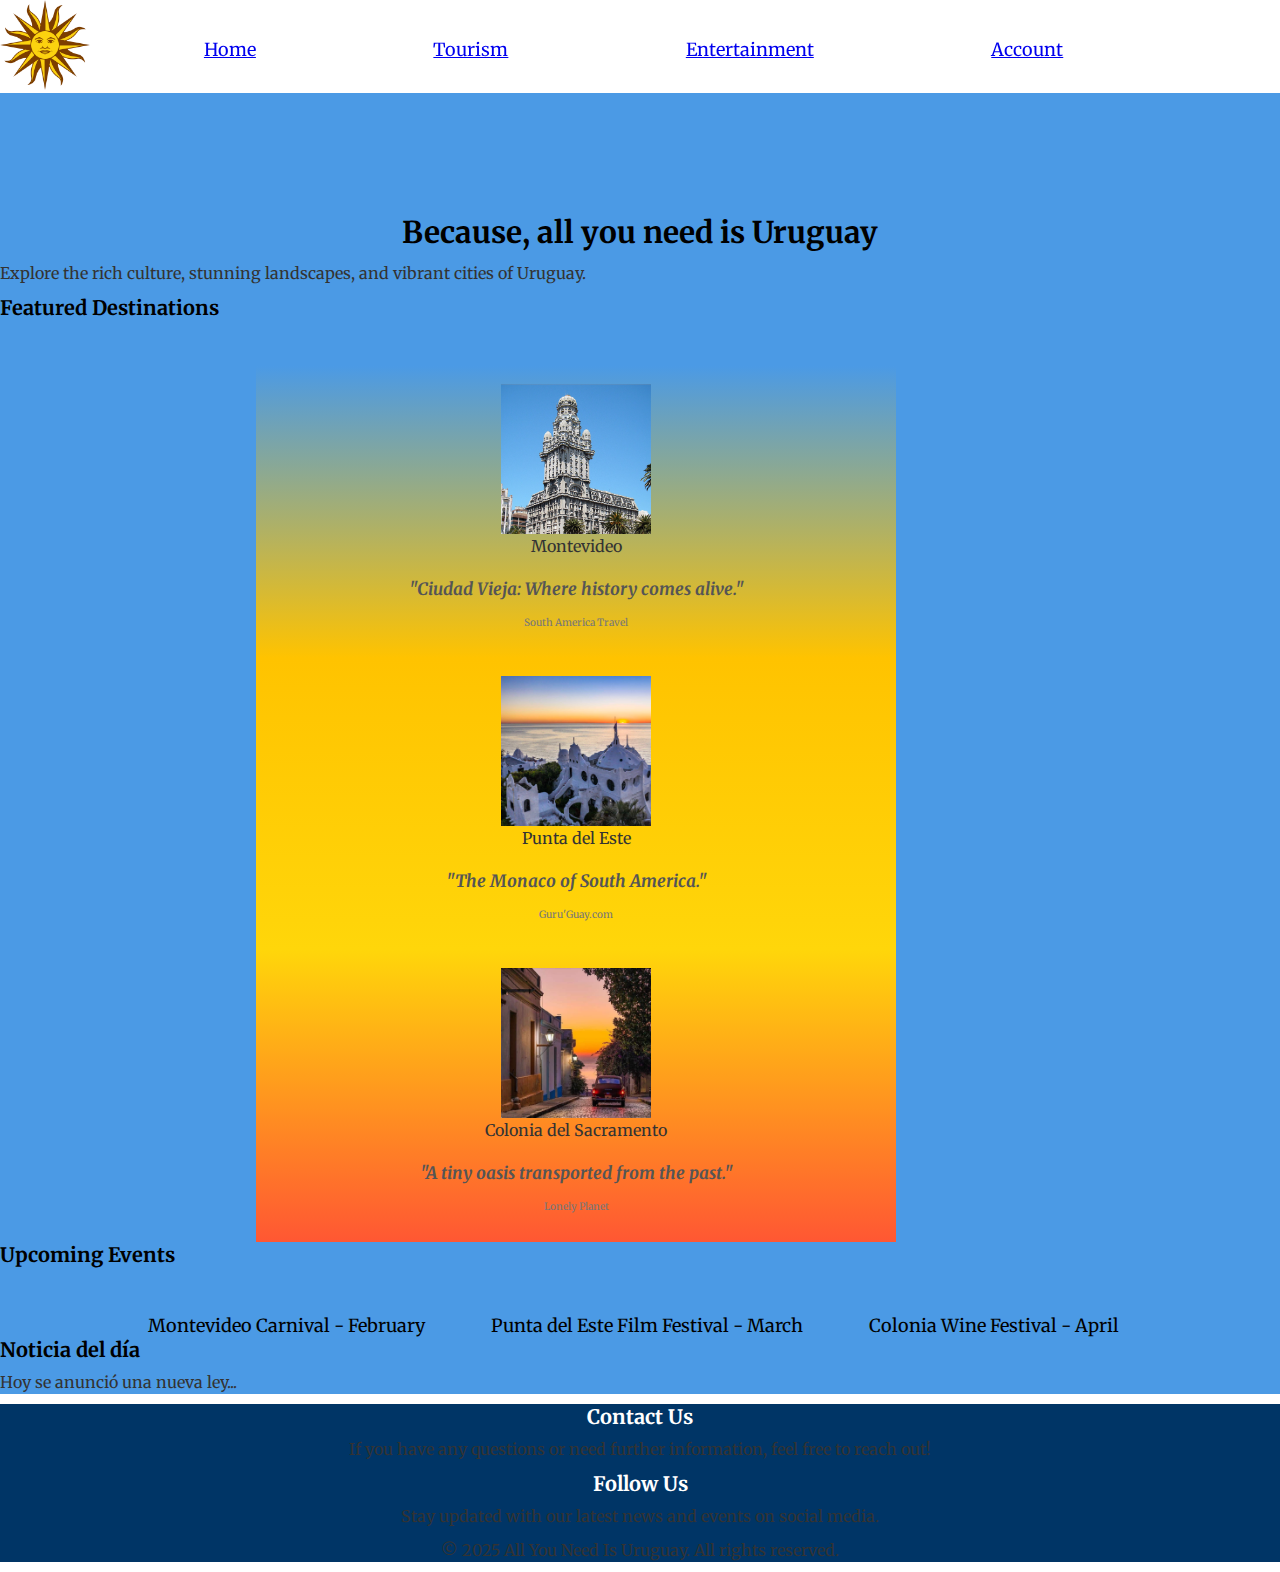
<file: index.html>
<!DOCTYPE html>
<html lang="en">
<head>
    <meta charset="UTF-8">
    <meta name="viewport" content="width=device-width, initial-scale=1.0">
    <title>All You Need Is Uruguay - Home</title>
    <link rel="stylesheet" href="style.css">
    <link rel="preconnect" href="https://fonts.googleapis.com">
    <link rel="preconnect" href="https://fonts.gstatic.com" crossorigin>
    <link href="https://fonts.googleapis.com/css2?family=Merriweather:ital,opsz,wght@0,18..144,300..900;1,18..144,300..900&display=swap" rel="stylesheet">
</head>
<meta name="description" content="Discover the beauty and culture of Uruguay. From its stunning beaches to vibrant cities, explore all that this South American gem has to offer.">
<meta name="keywords" content="Uruguay, travel, culture, beaches, South America">
<body>
    <header>
        <img class="logo" src="Medios/SDM.png" alt="Logo de la marca" width="90" height="90"> 
        <nav>
            <ul>
                <li><a href="./index.html">Home</a></li>
                <li><a href="./Webpages/turismo.html">Tourism</a></li>
                <li><a href="./Webpages/entretenimiento.html">Entertainment</a></li>
                <li><a href="./Webpages/account.html">Account</a></li>
            </ul>
        </nav>
    </header>
    <main>
        <h1>Because, all you need is Uruguay</h1>
        <p>Explore the rich culture, stunning landscapes, and vibrant cities of Uruguay.</p>
        <section>
            <h2>Featured Destinations</h2>
            <ul class="destinos" style="list-style-type: none;">
                <li class="mvd">
                    <img class="featured image" src="Medios/Montevideo.png" alt="Palacio Salvo" width="150">
                    <p>Montevideo</p>
                    <h3 class="quote">"Ciudad Vieja: Where history comes alive."</h3>
                    <p class="source">South America Travel</p>

                </li>
                <li class="pde">
                    <img class="featured image" src="Medios/Casapueblo.png" alt="Punta del Este" width="150">
                    <p>Punta del Este</p>
                    <h3 class="quote">"The Monaco of South America."</h3>
                    <p class="source">Guru'Guay.com</p>
                </li>
                <li class="cds">
                    <img class="featured image" src="Medios/Colonia.png" alt="Colonia del Sacramento" width="150">
                    <p>Colonia del Sacramento</p>
                    <h3 class="quote">"A tiny oasis transported from the past."</h3>
                    <p class="source">Lonely Planet</p>
                </li>
            </ul>
        </section>
        <section>
            <h2>Upcoming Events</h2>
            <ul>
                <li>Montevideo Carnival - February</li>
                <li>Punta del Este Film Festival - March</li>
                <li>Colonia Wine Festival - April</li>
            </ul>
        </section>
        <article>
  <h2>Noticia del día</h2>
  <p>Hoy se anunció una nueva ley...</p>
</article>
    </main>
    <footer>
        <section>
            <h2>Contact Us</h2>
            <p>If you have any questions or need further information, feel free to reach out!</p>
        </section>
        <section>
            <h2>Follow Us</h2>
            <p>Stay updated with our latest news and events on social media.</p>
            <p>&copy; 2025 All You Need Is Uruguay. All rights reserved.</p>
        </section>
    </footer>
</body>
</html>
</file>
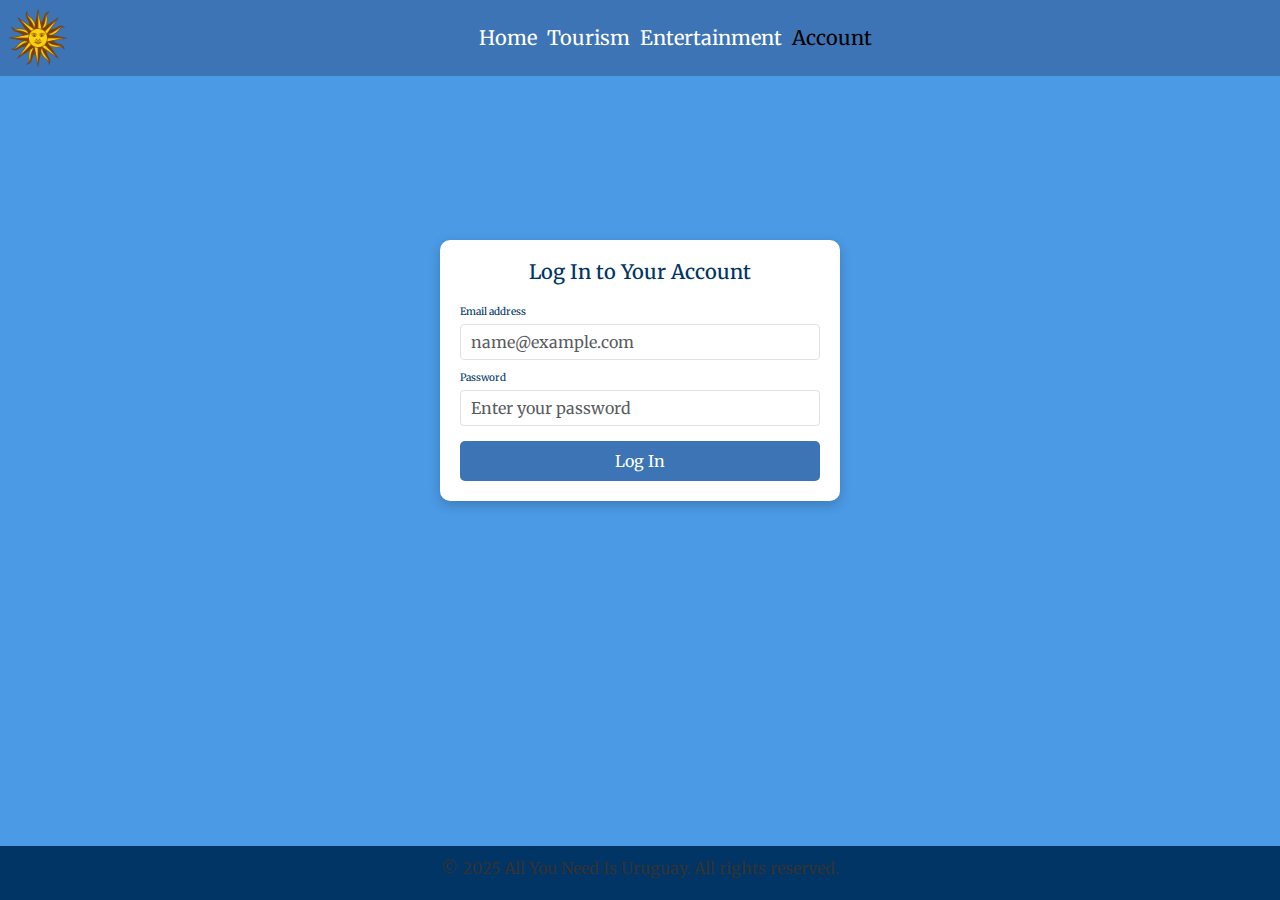
<file: Webpages/account.html>
<!DOCTYPE html>
<html lang="en">
<head>
  <meta charset="UTF-8" />
  <meta name="viewport" content="width=device-width, initial-scale=1" />
  <title>Account - Login</title>
  <link href="https://cdn.jsdelivr.net/npm/bootstrap@5.3.7/dist/css/bootstrap.min.css" rel="stylesheet" />
  <link href="https://fonts.googleapis.com/css2?family=Merriweather&display=swap" rel="stylesheet" />
  <link rel="stylesheet" href="../style.css" />
  <style>
    body {
      background-color: #4b9ae5;
      font-family: 'Merriweather', serif;
      padding-top: 120px;
      color: #003566;
    }
    .login-container {
      max-width: 400px;
      background: white;
      margin: 0 auto;
      padding: 2rem;
      border-radius: 10px;
      box-shadow: 0 4px 12px rgb(0 0 0 / 0.2);
    }
    .login-container h2 {
      text-align: center;
      margin-bottom: 2rem;
      color: #003566;
    }
    .form-control {
      font-size: 1.6rem;
      padding: 0.5rem 1rem;
    }
    .btn-login {
      background-color: #3D74B6;
      color: white;
      font-size: 1.6rem;
      width: 100%;
      border-radius: 5px;
      padding: 0.7rem;
      transition: background-color 0.3s ease;
    }
    .btn-login:hover {
      background-color: #2c4f7f;
    }
    /* Footer */
    footer {
      background-color: #003566;
      color: white;
      text-align: center;
      padding: 1rem 0;
      position: fixed;
      width: 100%;
      bottom: 0;
    }
  </style>
</head>
<body>
  <header>
    <nav class="navbar navbar-expand-lg navcolor fixed-top">
      <div class="container-fluid">
        <a class="navbar-brand" href="#">
          <img src="../Medios/SDM.png" alt="Logo de la marca" width="60" height="60" />
        </a>
        <button class="navbar-toggler" type="button" data-bs-toggle="collapse" data-bs-target="#navbarNavAltMarkup" aria-controls="navbarNavAltMarkup" aria-expanded="false" aria-label="Toggle navigation">
          <span class="navbar-toggler-icon"></span>
        </button>
        <div class="collapse navbar-collapse justify-content-center" id="navbarNavAltMarkup">
          <div class="navbar-nav">
            <a class="nav-link" href="../index.html">Home</a>
            <a class="nav-link" href="../Webpages/turismo.html">Tourism</a>
            <a class="nav-link" href="../Webpages/entretenimiento.html">Entertainment</a>
            <a class="nav-link active" href="../Webpages/account.html">Account</a>
          </div>
        </div>
      </div>
    </nav>
  </header>
  <main>
    <div class="login-container">
      <h2>Log In to Your Account</h2>
      <form action="#" method="POST">
        <div class="mb-3">
          <label for="inputEmail" class="form-label">Email address</label>
          <input type="email" class="form-control" id="inputEmail" placeholder="name@example.com" required />
        </div>
        <div class="mb-4">
          <label for="inputPassword" class="form-label">Password</label>
          <input type="password" class="form-control" id="inputPassword" placeholder="Enter your password" required />
        </div>
        <button type="submit" class="btn btn-login">Log In</button>
      </form>
    </div>
  </main>
  <footer>
    <p>&copy; 2025 All You Need Is Uruguay. All rights reserved.</p>
  </footer>
  <script src="https://cdn.jsdelivr.net/npm/bootstrap@5.3.7/dist/js/bootstrap.bundle.min.js"></script>
</body>
</html>
</file>
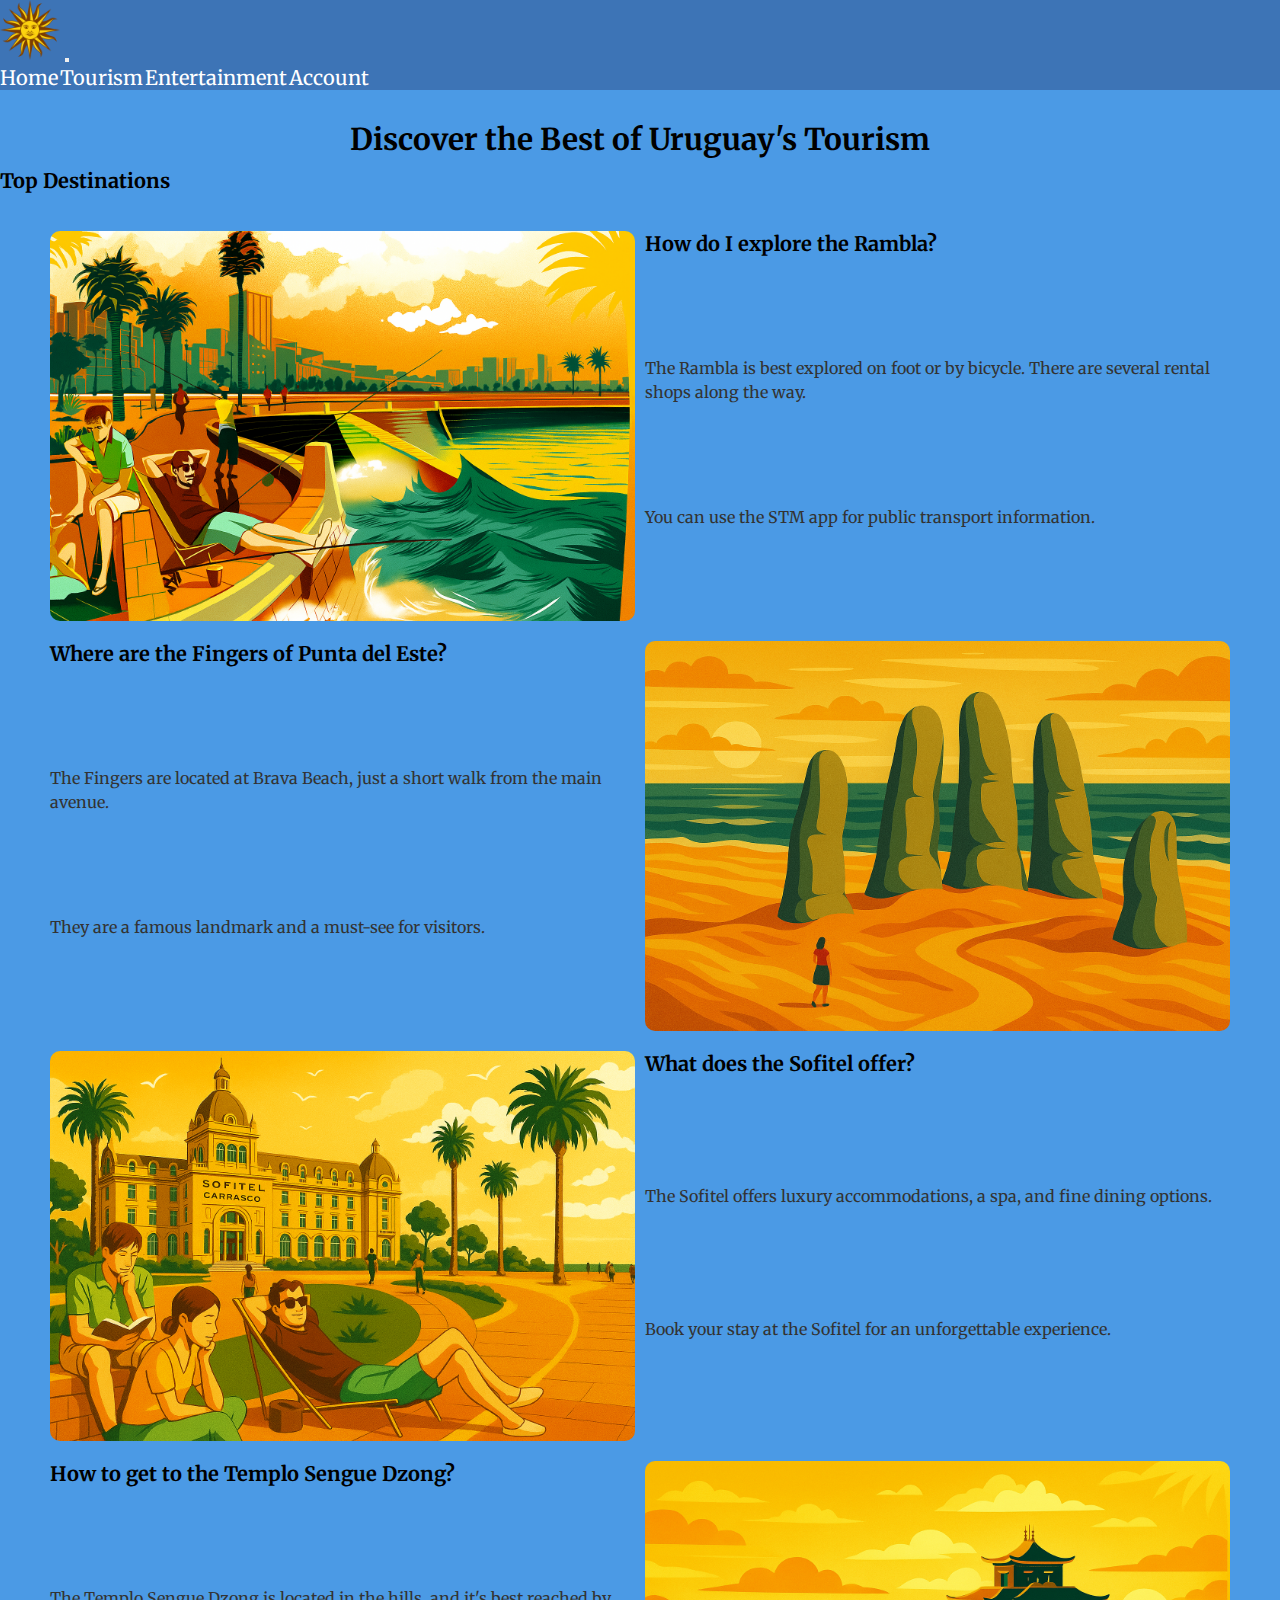
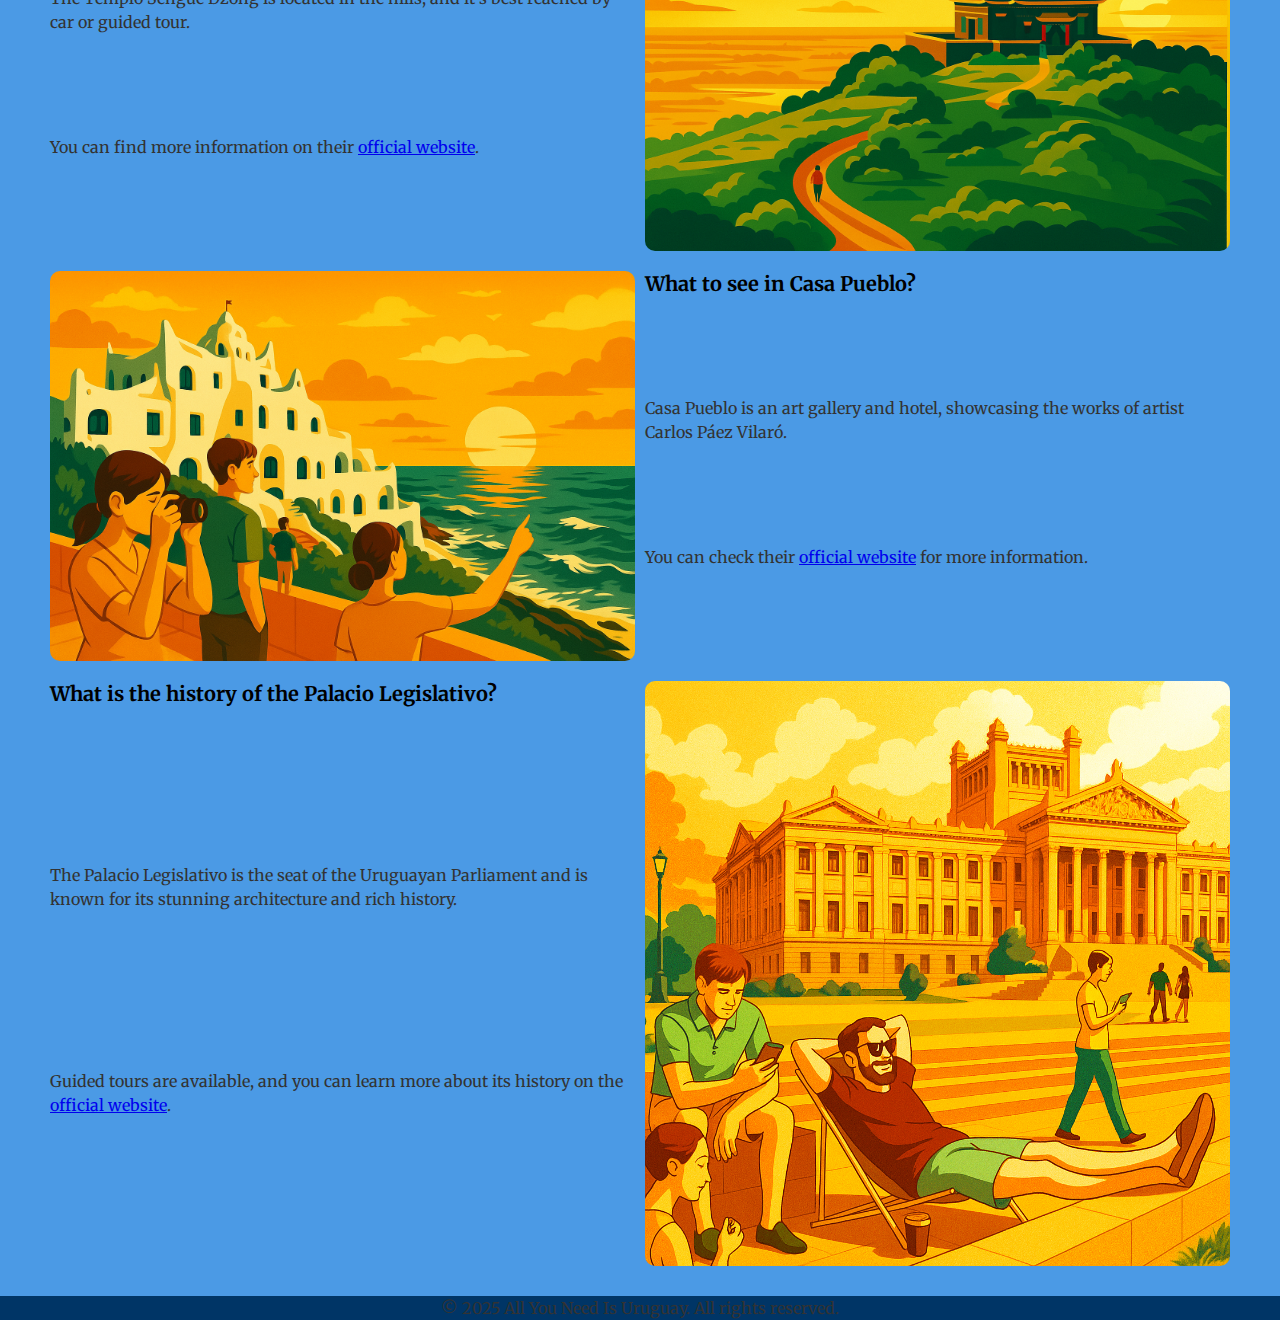
<file: Webpages/turismo.html>
<!DOCTYPE html>
<html lang="en">
<head>
    <meta charset="UTF-8">
    <meta name="viewport" content="width=device-width, initial-scale=1.0">
    <title>Tourism</title>
    <link href="https://cdn.jsdelivr.net/npm/bootstrap@5.3.7/dist/css/bootstrap.min.css" rel="stylesheet" integrity="sha384-LN+7fdVzj6u52u30Kp6M/trliBMCMKTyK833zpbD+pXdCLuTusPj697FH4R/5mcr" crossorigin="anonymous">
    <link rel="preconnect" href="https://fonts.googleapis.com">
    <link rel="preconnect" href="https://fonts.gstatic.com" crossorigin>
    <link href="https://fonts.googleapis.com/css2?family=Merriweather:ital,opsz,wght@0,18..144,300..900;1,18..144,300..900&display=swap" rel="stylesheet">
    <link rel="stylesheet" href="../style.css">
</head>
<body>
    <header> 
        <nav class="navbar navbar-expand-lg navcolor">
  <div class="container-fluid">
    <a class="navbar-brand" href="#"> <img src="../Medios/SDM.png" alt="Logo de la marca" width="60" height="60"> </a>
    <button class="navbar-toggler" type="button" data-bs-toggle="collapse" data-bs-target="#navbarNavAltMarkup" aria-controls="navbarNavAltMarkup" aria-expanded="false" aria-label="Toggle navigation">
      <span class="navbar-toggler-icon"></span>
    </button>
    <div class="collapse navbar-collapse justify-content-center" id="navbarNavAltMarkup"> <!-- justify-content-center -->
      <div class="navbar-nav">
        <a class="nav-link" href="../index.html">Home</a>
        <a class="nav-link" href="../Webpages/turismo.html">Tourism</a>
        <a class="nav-link" href="../Webpages/entretenimiento.html">Entertainment</a>
        <a class="nav-link" href="../Webpages/account.html">Account</a>
      </div>
    </div>
  </div>
</nav>
    </header>
    <main>
        <h1>Discover the Best of Uruguay's Tourism</h1>
        <section class="destinations">
            <h2 class="title">Top Destinations</h2>
        </section>
        <section class="featured">
            <div class="tourism">
                <div class="blank1"></div>
                <div class="blank2"></div>
                <img class="place1" src="../Medios/Ramblaorange.png" alt="Rambla" class="featured-image">
                <h2 class="question1">How do I explore the Rambla?</h2>
                <p class="description1">The Rambla is best explored on foot or by bicycle. There are several rental shops along the way.</p>
                <p class="description2">You can use the STM app for public transport information.</p>
                <div class="blank3"></div>
                <img class="place2" src="../Medios/dedos.PNG" alt="Dedos de Punta del Este" class="featured-image">
                <h2 class="question2">Where are the Fingers of Punta del Este?</h2>
                <p class="description3">The Fingers are located at Brava Beach, just a short walk from the main avenue.</p>
                <p class="description4">They are a famous landmark and a must-see for visitors.</p>
                <div class="blank4"></div>
                <img class="place3" src="../Medios/sofitel.PNG" alt="Sofitel" class="featured-image">
                <h2 class="question3">What does the Sofitel offer?</h2>
                <p class="description5">The Sofitel offers luxury accommodations, a spa, and fine dining options.</p>
                <p class="description6">Book your stay at the Sofitel for an unforgettable experience.</p>
                <div class="blank5"></div>
                <img class="place4" src="../Medios/Templosengue.PNG" alt="Templo Sengue Dzong" class="featured-image">
                <h2 class="question4">How to get to the Templo Sengue Dzong?</h2>
                <p class="description7">The Templo Sengue Dzong is located in the hills, and it's best reached by car or guided tour.</p>
                <p class="description8">You can find more information on their <a href="https://www.templosengue.com/">official website</a>.</p>
                <div class="blank6"></div>
                <img class="place5" src="../Medios/casapuebloart.PNG" alt="Casa Pueblo" class="featured-image">
                <h2 class="question5">What to see in Casa Pueblo?</h2>
                <p class="description9">Casa Pueblo is an art gallery and hotel, showcasing the works of artist Carlos Páez Vilaró.</p>
                <p class="description10">You can check their <a href="https://www.casapueblo.com.uy/">official website</a> for more information.</p>
                <div class="blank7"></div>
                <img class="place6" src="../Medios/Palaciolegislativo.png" alt="Palacio Legislativo" class="featured-image">
                <h2 class="question6">What is the history of the Palacio Legislativo?</h2>
                <p class="description11">The Palacio Legislativo is the seat of the Uruguayan Parliament and is known for its stunning architecture and rich history.</p>
                <p class="description12">Guided tours are available, and you can learn more about its history on the <a href="https://www.parlamento.gub.uy/">official website</a>.</p>
                <div class="blank8"></div>
                <div class="blank9"></div>
            </div>
        </section>
    </main>
    <footer>
        <p>&copy; 2025 All You Need Is Uruguay. All rights reserved.</p>
    </footer>
    <script src="https://cdn.jsdelivr.net/npm/bootstrap@5.3.7/dist/js/bootstrap.bundle.min.js" integrity="sha384-ndDqU0Gzau9qJ1lfW4pNLlhNTkCfHzAVBReH9diLvGRem5+R9g2FzA8ZGN954O5Q" crossorigin="anonymous"></script>
</body>
</html>
</file>
<file: style.css>
* {
  box-sizing: border-box;
  margin: 0;
  padding: 0;
}
html{
    font-family: Merriweather, sans-serif;
    scroll-behavior: smooth;
    font-size: 62.5%;
}
.abrir-menu {
    display: none;
}
h1 {
    font-size: 3rem;
    margin-bottom: 1rem;
    text-align: center;
}
h2 {
    font-size: 2rem;
    margin-bottom: 0.8rem;
}
h3 {
    font-size: 1.7rem;
    margin-bottom: 0.6rem;
}
p {
    font-size: 1.5rem;
    margin-bottom: 1rem;
}
/* header {
  background-color: #4b9ae5;
  height: 90px;
  display: flex;
  position: fixed;
  top: 0;
  left: 0;
  right: 0;
  z-index: 999;
}
header a {
    color: white;
    text-decoration: none;
    font-size: 1.5rem;
} */
 .navcolor {
    background-color: #3D74B6;
}
.navcolor a {
    color: white;
    text-decoration: none;
    font-size: 2rem;
    font-family: Merriweather, sans-serif;
}
ul {
    list-style: none;
    display: flex;
    justify-content: space-around;
    align-items: flex-end;
    height: 100%;
    width: 90%;
    padding-top: 3%;
    padding-left: 9%;
    font-size: large;
    text-decoration: none;
}
nav {
    position: fixed;
    top: 0;
    right: 0;
    left: 0;
    z-index: 999;
}
.bg-main-color {
    background-color: #4b9ae5;
}
main {
    font-family: merriweather, sans-serif;
    background-color: #4b9ae5;
    padding-top: 120px
}
ul.destinos {
    display: flex;
    flex-direction: column;
    padding-left: 20%;
    padding-right: 20%;
}
.maps {
    display: grid;
    grid-template-columns: repeat(3, 1fr);
    gap: 1rem;
    grid-template-areas: 
    "espacio1 espacio1 espacio1"
    "titulo1 titulo1 titulo1"
    "espacio2 espacio2 espacio2"
    "espacio3 espacio3 espacio3"
    "parrafo1 parrafo2 parrafo3"
    "map1 map2 map3"
    "parrafo4 parrafo5 parrafo6"
    "map4 map5 map6"
    "espacio4 espacio4 espacio4"
    "espacio5 espacio5 espacio5"
    "espacio6 espacio6 espacio6";
    justify-content: center;
    justify-items: center;
    margin: 2%;
}
.titulo1 { grid-area: titulo1;
    text-decoration: solid;
}
.espacio1 { grid-area: espacio1; }
.espacio2 { grid-area: espacio2; }
.espacio3 { grid-area: espacio3; }
.espacio4 { grid-area: espacio4; }
.espacio5 { grid-area: espacio5; }
.espacio6 { grid-area: espacio6; }
.parrafo1 { grid-area: parrafo1; }
.parrafo2 { grid-area: parrafo2; }
.parrafo3 { grid-area: parrafo3; }
.parrafo4 { grid-area: parrafo4; }
.parrafo5 { grid-area: parrafo5; }
.parrafo6 { grid-area: parrafo6; }
.map1 { grid-area: map1;
    width: 100%;
    height: 100%;
}
.map2 { grid-area: map2; }
.map3 { grid-area: map3; }
.map4 { grid-area: map4; }
.map5 { grid-area: map5; }
.map6 { grid-area: map6; }
.cafe-photos {
  display: grid;
  grid-template-columns: repeat(3, 1fr);
  grid-template-rows: auto; 
  gap: 1rem;
  grid-template-areas:
    "title1 title1 title1"
    "space1 space1 space1"
    "title2 title2 title2"
    "space2 space2 space2"
    "image1 image1 image2"
    "image3 image4 image2"
    "image5 image5 image6"
    "image7 image8 image8"
    "image7 image9 image10";
    justify-content: center;
    justify-items: center;
    margin: 2%;
}
.title1 { grid-area: title1;
    text-decoration: solid;
}
.title2 { grid-area: title2;
}
.space  { grid-area: space;
}

.image1 { grid-area: image1; 
}
.image2 { grid-area: image2; 
}
.image3 { grid-area: image3; 
}
.image4 { grid-area: image4; 
}
.image5 { grid-area: image5; 
}
.image6 { grid-area: image6; 
}
.image7 { grid-area: image7; 
}
.image8 { grid-area: image8; 
}
.image9 { grid-area: image9; 
}
.image10 { grid-area: image10; 
}
.maps iframe {
  width: 100%;
  height: auto;
  aspect-ratio: 4 / 3;
  max-width: 100%;
  border: 0;
}
.cafe-photos img {
  width: 100%;
  height: 100%;
}
.space {
    grid-area: space;
}
ul {
  align-items: stretch;
}
.featured image {
    justify-content: center;
}
.tourism {
  max-width: 1200px;
  margin: 0 auto;     
  padding: 1rem;  
  display: grid;
  grid-template-columns: repeat(2, 1fr);
  gap: 1rem;
  grid-template-areas: 
    "blank1 blank1"
    "blank2 blank2"
    "place1 question1"
    "place1 description1"
    "place1 description2"
    "blank3 blank3"
    "question2 place2"
    "description3 place2"
    "description4 place2"
    "blank4 blank4"
    "place3 question3"
    "place3 description5"
    "place3 description6"
    "blank5 blank5"
    "question4 place4"
    "description7 place4"
    "description8 place4"
    "blank6 blank6"
    "place5 question5"
    "place5 description9"
    "place5 description10"
    "blank7 blank7"
    "question6 place6"
    "description11 place6"
    "description12 place6"
    "blank8 blank8"
    "blank9 blank9";
}
.tourism img {
  width: 100%;     
  height: auto;    
  max-width: 100%; 
  display: block;  
  border-radius: 10px; 
  object-fit: cover;
}
.blank1 {
    grid-area: blank1;
}
.blank2 {
    grid-area: blank2;
}
.blank3 {
    grid-area: blank3;
}
.blank4 {
    grid-area: blank4;
}
.blank5 {
    grid-area: blank5;
}
.blank6 {
    grid-area: blank6;
}
.blank7 {
    grid-area: blank7;
}
.blank8 {
    grid-area: blank8;
}
.blank9 {
    grid-area: blank9;
}
.place1 {
    grid-area: place1;
}
.place2 {
    grid-area: place2;
}
.place3 {
    grid-area: place3;
}
.place4 {
    grid-area: place4;
}
.place5 {
    grid-area: place5;
}
.place6 {
    grid-area: place6;
}
.description1 {
    grid-area: description1;
}
.description2 {
    grid-area: description2;
}
.description3 {
    grid-area: description3;
}
.description4 {
    grid-area: description4;
}
.description5 {
    grid-area: description5;
}
.description6 {
    grid-area: description6;
}
.description7 {
    grid-area: description7;
}
.description8 {
    grid-area: description8;
}
.description9 {
    grid-area: description9;
}
.description10 {
    grid-area: description10;
}
.description11 {
    grid-area: description11;
}
.description12 {
    grid-area: description12;
}
.question1 {
    grid-area: question1;
}
.question2 {
    grid-area: question2;
}
.question3 {
    grid-area: question3;
}
.question4 {
    grid-area: question4;
}
.question5 {
    grid-area: question5;
}
.question6 {
    grid-area: question6;
}
.mvd, .pde, .cds {
    display: flex;
    flex-direction: column;
    align-items: center; 
    text-align: center;
    padding: 1em;
}
.mvd {
    background: linear-gradient(180deg, #4b9ae5, #FFC300);
}
.pde {
    background: linear-gradient(180deg, #FFC300, #FFD60A);
    }
.cds {
    background: linear-gradient(180deg, #FFD60A, #FF5733);
}
p{
    font-size: 16px;
    line-height: 1.5;
    color: #333;
}
.quote {
    font-style: italic;
    color: #555;
    text-align: center;
    margin: 10px 0;
}
.source {
    font-size: 10px;
    color: #777;
    text-align: center;
    margin-top: 5px;
}
.featured image {
    border-radius: 10px;
    height: 150px;
    width: 150px;
}
footer {
    background-color: #003566;
    color: white;
    text-align: center;
}
@media (max-width: 480px) {
    .nav {
        position: absolute;
        top: 0;
        right: 0;
        padding: 2rem;
    }
    .nav-list {
        flex-direction: column;
        align-items: end;
        background-color: #4b9ae5;
        position: absolute;
        top: 90px;
        right: 0;
        width: 100%;
    }
    body {
        background-image: url("../Medios/SDM.png");
        background-repeat: no-repeat;
        background-size: cover;
        background-position: center;
        background-attachment: fixed;
    }
    ul {
        margin-left: 14px;
    }
    .logo {
       display: none;
    }
    .maps {
        grid-template-columns: 1fr;
        grid-template-areas:
        "espacio1"
        "titulo1"
        "espacio2"
        "espacio3"
        "parrafo1"
        "map1"
        "parrafo2"
        "map2"
        "parrafo3"
        "map3"
        "parrafo4"
        "map4"
        "parrafo5"
        "map5"
        "parrafo6"
        "map6"
        "espacio4"
        "espacio5";
    }
    .tourism {
        max-width: 100%;  
        display: grid;
        grid-template-columns: 1fr;
        grid-template-areas: 
        "blank1"
        "blank2"
        "place1"
        "question1"
        "description1"
        "description2"
        "blank3"
        "place2"
        "question2"
        "description3"
        "description4"
        "blank4"
        "place3"
        "question3"
        "description5"
        "description6"
        "blank5"
        "place4"
        "question4"
        "description7"
        "description8"
        "blank6"
        "place5"
        "question5"
        "description9"
        "description10"
        "blank7"
        "place6"
        "question6"
        "description11"
        "description12"
        "blank8"
        "blank9";
    }
    .cafe-photos {
        grid-template-columns: 1fr;
    }
}
@media (min-width: 481px) and (max-width: 978px) {
       .cafe-photos {
        grid-template-columns: 1fr 1fr;
       }
       .maps {
           grid-template-columns: 1fr 1fr;
           grid-template-areas:
           "espacio1 espacio1"
           "titulo1 titulo1"
           "espacio2 espacio2"
           "espacio3 espacio3"
           "parrafo1 parrafo2"
           "map1 map2"
           "parrafo3 parrafo4"
           "map3 map4"
           "parrafo5 parrafo6"
           "map5 map6"
           "espacio4 espacio4";
           margin: ;
       }
       .cafe-photos {
  display: grid;
  grid-template-columns: repeat(3, 1fr);
  grid-template-rows: auto; 
  gap: 1rem;
  grid-template-areas:
    "title1 title1 title1"
    "space1 space1 space1"
    "title2 title2 title2"
    "space2 space2 space2"
    "image1 image1 image2"
    "image3 image4 image2"
    "image5 image5 image6"
    "image7 image8 image8"
    "image7 image9 image10";
    justify-items: center;
    margin: 2%;
}
</file>
